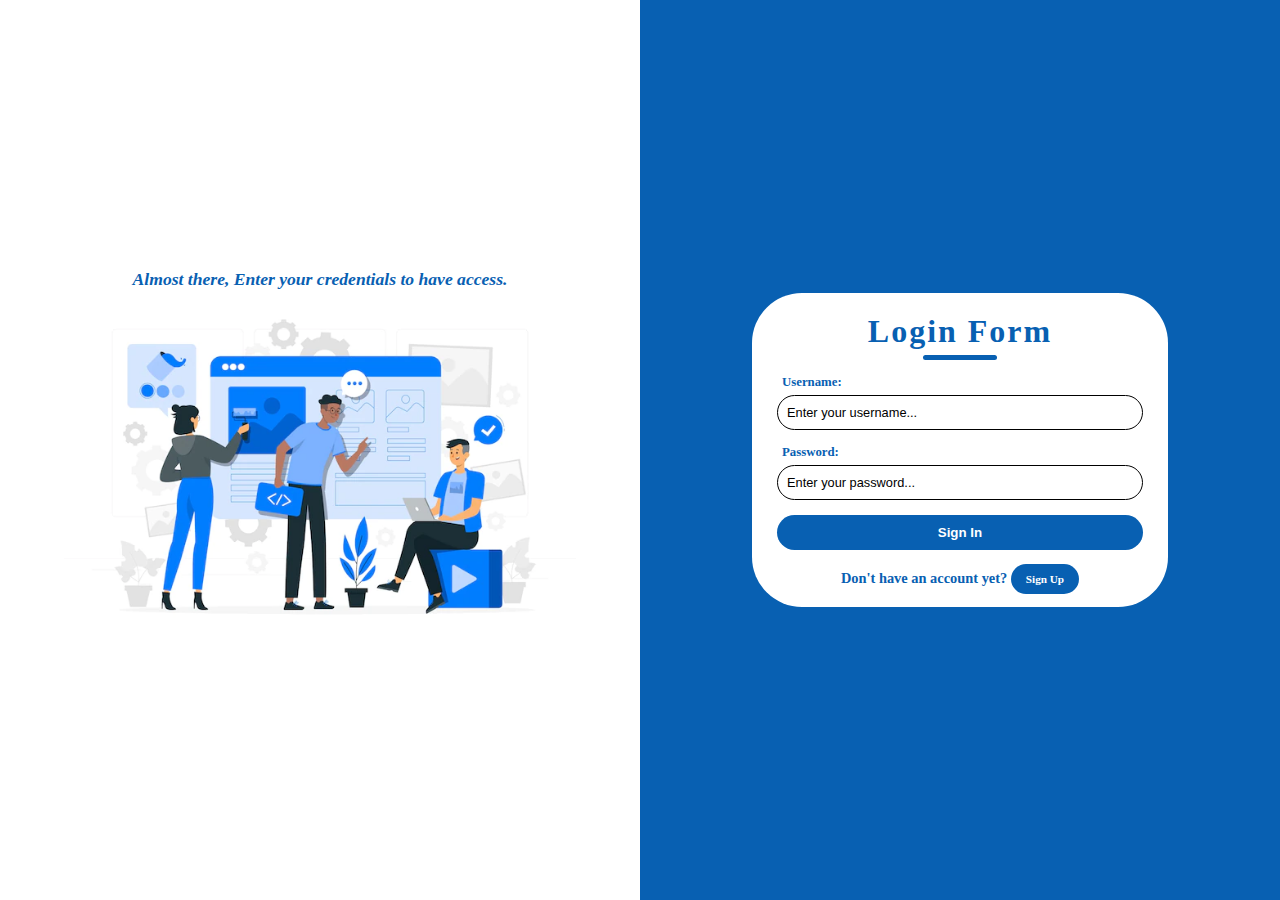
<file: index.html>
<!DOCTYPE html>
<html lang="en">
<head>
    <meta charset="UTF-8">
    <meta name="viewport" content="width=device-width, initial-scale=1.0">
    <title>Login - Form</title>
    <link rel="stylesheet" href="style.css">
</head>
<body>
    <div class="main-container">
        
        <div class="left-container">
            <h4>Almost there, Enter your credentials to have access.</h4>
            <img src="./imgs/9.webp" alt="">
        </div>
        
        <div class="right-container">

            <form action="" method="post">

                <div class="form-title">
                    <h1>Login Form</h1>
                    <div class="line"></div>
                </div>

                <label>Username:</label>
                <input type="text" name="username" placeholder="Enter your username..." required>

                <label>Password:</label>
                <input type="password" name="password" placeholder="Enter your password..." required>

                <button type="submit" name="login">Sign In</button>

                <div class="end">
                    <p>Don't have an account yet? <a href="./signup.html">Sign Up</a></p>
                </div>
                
            </form>
        </div>

    </div>
</body>
</html>
</file>
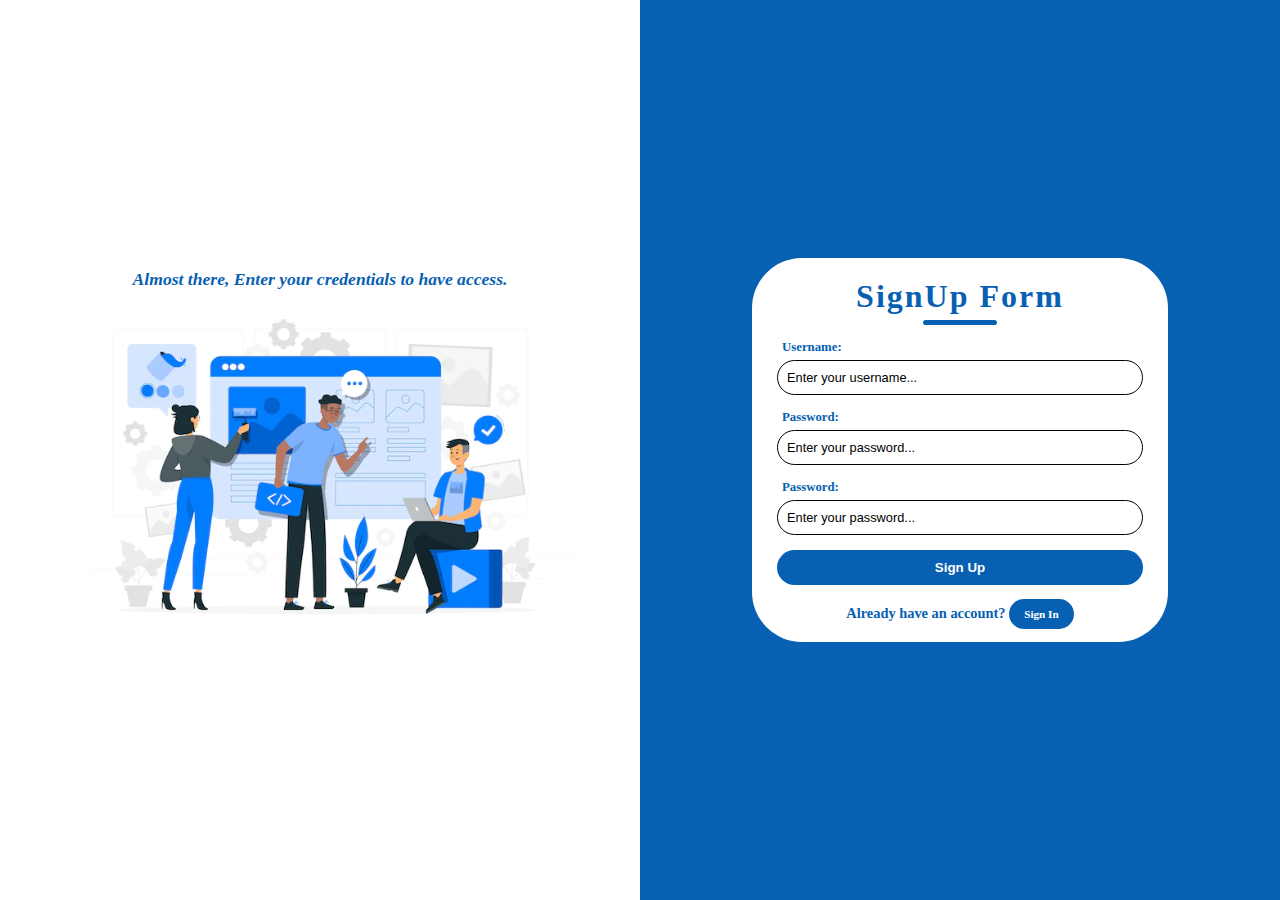
<file: signup.html>
<!DOCTYPE html>
<html lang="en">
<head>
    <meta charset="UTF-8">
    <meta name="viewport" content="width=device-width, initial-scale=1.0">
    <title>SignUp - Form</title>
    <link rel="stylesheet" href="style.css">
</head>
<body>
    <div class="main-container">
        
        <div class="left-container">
            <h4>Almost there, Enter your credentials to have access.</h4>
            <img src="./imgs/9.webp" alt="">
        </div>
        
        <div class="right-container">

            <form action="" method="post">

                <div class="form-title">
                    <h1>SignUp Form</h1>
                    <div class="line"></div>
                </div>

                <label>Username:</label>
                <input type="text" name="username" placeholder="Enter your username..." required>

                <label>Password:</label>
                <input type="password" name="password" placeholder="Enter your password..." required>

                <label>Password:</label>
                <input type="password" name="password" placeholder="Enter your password..." required>

                <button type="submit" name="signin">Sign Up</button>

                <div class="end">
                    <p>Already have an account? <a href="./index.html">Sign In</a></p>
                </div>
                
            </form>
        </div>

    </div>
</body>
</html>
</file>
<file: style.css>
*{
    margin: 0;
    padding: 0;
    box-sizing: border-box;
}

body{
    font-family: Roboto;
}

.main-container{
    display: flex;
    flex-direction: row;
    width: 100%;
    height: 100vh;
}

.left-container{
    width: 50%;
    display: flex;
    flex-direction: column;
    justify-content: center;
    align-items: center;
}

.left-container h4{
    font-weight: bold;
    font-size: 1.1rem;
    color: #0860B2;
    font-style: italic;
}

.left-container img{
    width: 80%;
}

.right-container{
    width: 50%;
    background: #0860B2;
    color: #fff;
    display: flex;
    flex-direction: column;
    justify-content: center;
    align-items: center;
}

.right-container form{
    display: flex;
    flex-direction: column;
    width: 65%;
    height: auto;
    justify-content: center;
    padding: 20px 25px;
    border-radius: 50px;
    background: #fff;
    color: #0860B2;
}

.right-container form .form-title{
    display: flex;
    flex-direction: column;
    align-items: center;
    justify-content: center;
}

.right-container form .form-title h1{
    font-weight: bold;
    font-size: 2rem;
    letter-spacing: 2px;
    color: #0860B2;
}

.right-container form .form-title .line{
    padding: 2.5px;
    background: #0860B2;
    width: 20%;
    border-radius: 50px;
    margin-top: 5px;
}

.right-container form label{
    font-weight: bold;
    font-size: 0.8rem;
    text-transform: capitalize;
    margin-top: 15px;
    margin-left: 5px;
}

.right-container form input{
    margin-top: 5px;
    padding: 9px;
    border: 1.3px solid black;
    border-radius: 50px;
    font-size: 0.8rem;
    outline-color: #0860B2;
    transition: all ease-in-out 0.5s;
}

.right-container form input:focus{
    outline-color: #0860B2;
    transition: all ease-in-out 0.5s;
}

.right-container form input:active{
    outline-color: #0860B2;
    transition: all ease-in-out 0.5s;
}

::placeholder{
    color: black;
    font-size: 0.8rem;
}

.right-container form button{
    margin-top: 15px;
    padding: 10px;
    border-radius: 50px;
    background: #0860B2;
    color: #fff;
    border: none;
    font-weight: bold;
    transition: all ease-in-out 0.5s;
}

.right-container form button:active{
    cursor: pointer;
    background: #0860b2a1;
    transition: all ease-in-out 0.5s;
}

.right-container form button:focus{
    cursor: pointer;
    background: #0860b2a1;
    transition: all ease-in-out 0.5s;
}

.right-container form button:hover{
    cursor: pointer;
    background: #0860b2a1;
    transition: all ease-in-out 0.5s;
}

.end{
    display: flex;
    flex-direction: row;
    justify-content: center;
    align-items: center;
    margin-top: 20px;
}

.end p{
    font-weight: bold;
    font-size: 0.9rem;
}

.end a{
    text-decoration: none;
    padding: 9px 15px;
    border-radius: 50px;
    background: #0860B2;
    color: #fff;
    font-size: 0.7rem;
    border: none;
    font-weight: bold;
    transition: all ease-in-out 0.5s;
}

.end a:hover{
    cursor: pointer;
    background: #0860b2a1;
    transition: all ease-in-out 0.5s;
}

.end a:active{
    cursor: pointer;
    background: #0860b2a1;
    transition: all ease-in-out 0.5s;
}

.end a:focus{
    cursor: pointer;
    background: #0860b2a1;
    transition: all ease-in-out 0.5s;
}

/* Responsiveness Starts Here */
@media screen and (max-width:1030px) {
    .left-container{
        display: none;
    } 

    .right-container{
        width: 100%;
    }

    .right-container form{
        width: 95%;
        height: auto;
        padding: 20px 25px;
    }

    .right-container form .form-title .line{
        padding: 2.5px;
        background: #0860B2;
        width: 15%;
        border-radius: 50px;
        margin-top: 5px;
    }
}
/* Responsiveness Ends Here */
</file>
